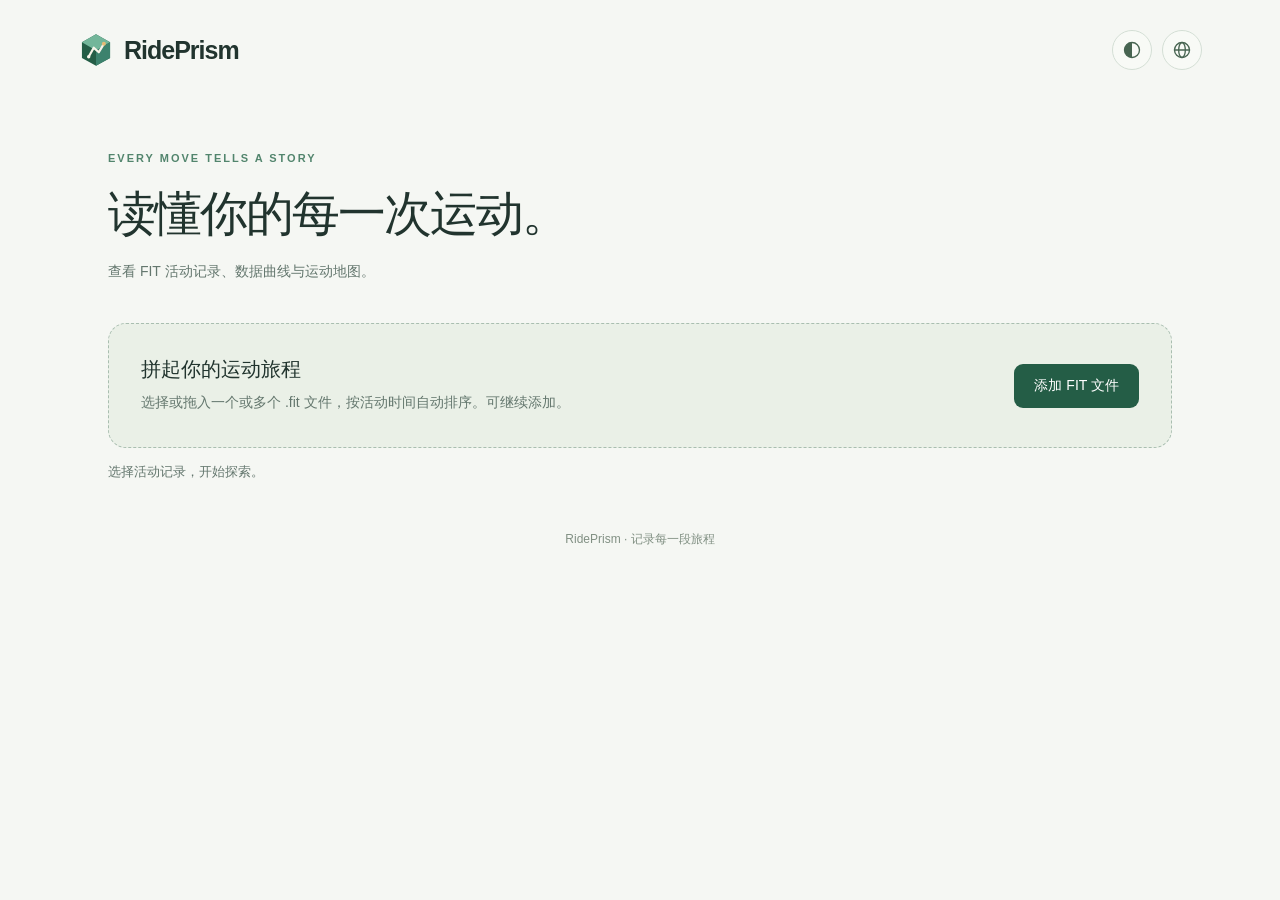
<file: index.html>
<!doctype html>
<html lang="zh-CN">
<head>
  <meta charset="utf-8"><meta name="viewport" content="width=device-width,initial-scale=1">
  <meta http-equiv="Content-Security-Policy" content="default-src 'none'; script-src 'self'; style-src 'self'; img-src 'self' data: blob: https://tile.openstreetmap.org; connect-src 'none'; frame-src 'self'; object-src 'none'; base-uri 'none'; form-action 'none'">
  <script src="appearance.js?v=20261014-product-copy"></script><title data-i18n="RidePrism · FIT 活动查看器">RidePrism · FIT 活动查看器</title><link rel="stylesheet" href="style.css?v=20261014-product-copy">
  <script src="i18n.js?v=20261014-product-copy" defer></script><script src="fit-parser.js?v=20261014-product-copy" defer></script><script src="route-map.js?v=20261014-product-copy" defer></script><script src="chart-timeline.js?v=20261014-product-copy" defer></script><script src="chart-hover.js?v=20261014-product-copy" defer></script><script src="fit-merge.js?v=20261014-product-copy" defer></script><script src="fit-writer.js?v=20261014-product-copy" defer></script><script src="device-info.js?v=20261014-product-copy" defer></script><script src="power-estimate.js?v=20261014-product-copy" defer></script><script src="fit-csv.js?v=20261014-product-copy" defer></script><script src="app.js?v=20261014-product-copy" defer></script>
<link rel="icon" href="logo.svg" type="image/svg+xml">
</head>
<body class="activity-page">
  <header><div class="brand"><img src="logo.svg" alt="" width="36" height="36">RidePrism</div><div class="header-actions"><label class="appearance-control header-icon-control"><svg class="control-icon" viewBox="0 0 24 24" width="20" height="20" fill="none" stroke="currentColor" stroke-width="1.6" stroke-linecap="round" stroke-linejoin="round" aria-hidden="true" focusable="false"><circle cx="12" cy="12" r="9"/><path d="M12 3a9 9 0 0 0 0 18Z" fill="currentColor" stroke="none"/></svg><span class="header-control-label" data-i18n="界面">界面</span><select id="appearance" aria-label="界面" data-i18n-aria-label="界面"><option value="system" data-i18n="跟随系统">跟随系统</option><option value="light" data-i18n="白天">白天</option><option value="dark" data-i18n="黑夜">黑夜</option></select></label><label class="language-control header-icon-control"><svg class="control-icon" viewBox="0 0 24 24" width="20" height="20" fill="none" stroke="currentColor" stroke-width="1.6" stroke-linecap="round" stroke-linejoin="round" aria-hidden="true" focusable="false"><circle cx="12" cy="12" r="9"/><ellipse cx="12" cy="12" rx="4" ry="9"/><path d="M3 12h18"/></svg><span class="header-control-label" data-i18n="语言">语言</span><select id="language" aria-label="语言" data-i18n-aria-label="语言"><option value="zh">中文</option><option value="en">English</option></select></label></div></header>
  <main>
    <section class="intro"><p class="eyebrow">EVERY MOVE TELLS A STORY</p><h1><span data-i18n="读懂你的每一次运动。">读懂你的每一次运动。</span></h1><p><span data-i18n="查看 FIT 活动记录、数据曲线与运动地图。">查看 FIT 活动记录、数据曲线与运动地图。</span></p></section>
    <section class="upload" id="dropZone"><div><strong><span data-i18n="拼起你的运动旅程">拼起你的运动旅程</span></strong><p><span data-i18n="选择或拖入一个或多个 .fit 文件，按活动时间自动排序。可继续添加。">选择或拖入一个或多个 .fit 文件，按活动时间自动排序。可继续添加。</span></p></div><label class="button"><span data-i18n="添加 FIT 文件">添加 FIT 文件</span><input id="fileInput" type="file" accept=".fit" multiple aria-label="添加一个或多个 FIT 文件" data-i18n-aria-label="添加一个或多个 FIT 文件"></label></section>
    <p id="status" role="status" aria-live="polite"><span data-i18n="选择活动记录，开始探索。">选择活动记录，开始探索。</span></p>
    <div id="results" hidden>
      <section class="result-heading"><div><p class="eyebrow" id="sport"></p><h2 id="filename"></h2><p id="date"></p></div><div class="actions"><button id="openShare"><span data-i18n="制作分享图 ↗">制作分享图 ↗</span></button><button id="exportFit" hidden><span data-i18n="导出合并 FIT">导出合并 FIT</span></button><button id="export"><span data-i18n="导出逐点 CSV">导出逐点 CSV</span></button><button id="exportAll"><span data-i18n="导出完整 CSV">导出完整 CSV</span></button><button id="clear" class="secondary"><span data-i18n="清除全部">清除全部</span></button></div></section>
      <section class="panel"><h2><span data-i18n="已加载文件">已加载文件</span></h2><div id="fileList" class="file-list"></div><p id="mergeNote" class="map-status" hidden><span data-i18n="合并 FIT 保留常用活动字段，不保留设备和自定义字段；完整 CSV 保留各文件的原始消息与字段。坐标修正与曲线开关不影响导出。">合并 FIT 保留常用活动字段，不保留设备和自定义字段；完整 CSV 保留各文件的原始消息与字段。坐标修正与曲线开关不影响导出。</span></p></section>
      <div id="warnings" class="warnings" hidden></div><section class="stats" id="stats"></section>

      <section class="panel"><div class="panel-heading"><div><h2><span data-i18n="活动曲线">活动曲线</span></h2><p><span data-i18n="按记录时间排列；缺失的数据保留空白。">按记录时间排列；缺失的数据保留空白。</span></p></div><select id="metric" aria-label="曲线指标" data-i18n-aria-label="曲线指标"><option value="heartRate" data-i18n="心率 · bpm">心率 · bpm</option><option value="speed" data-i18n="速度 · km/h">速度 · km/h</option><option value="altitude" data-i18n="海拔 · m">海拔 · m</option><option value="grade" data-i18n="坡度 · %">坡度 · %</option><option value="power" data-i18n="功率 · W">功率 · W</option><option value="cadence" data-i18n="步频 / 踏频 · rpm">步频 / 踏频 · rpm</option><option value="temperature" data-i18n="温度 · °C">温度 · °C</option></select></div><div id="chartSummary" class="chart-summary" hidden></div><div class="chart-options"><label><input id="skipPauses" type="checkbox"> <span data-i18n="略过暂停">略过暂停</span></label><label><input id="compressGaps" type="checkbox"> <span data-i18n="压缩长采样间隔">压缩长采样间隔</span></label></div><div id="gapControls" class="gap-controls" hidden><div class="gap-input-row"><label for="gapThreshold"><span data-i18n="超过">超过</span></label><input id="gapThreshold" type="number" min="0.1" max="86400" step="0.1" value="60" aria-describedby="gapEstimate"><span><span data-i18n="秒">秒</span></span><button id="estimateGaps" class="secondary"><span data-i18n="智能估计">智能估计</span></button></div><p id="gapEstimate" role="status"><span data-i18n="建议门槛为常规采样间隔的 3–10 倍，也可点击智能估计。">建议门槛为常规采样间隔的 3–10 倍，也可点击智能估计。</span></p><details><summary><span data-i18n="智能估计依据">智能估计依据</span></summary><p><span data-i18n="根据正常采样间隔估计门槛，目标覆盖 99% 的参考间隔。样本不足或采样不稳定时会提示；结果可手动调整。">根据正常采样间隔估计门槛，目标覆盖 99% 的参考间隔。样本不足或采样不稳定时会提示；结果可手动调整。</span></p></details></div><p id="timelineStatus" class="map-status" role="status"><span data-i18n="显示完整记录时间。">显示完整记录时间。</span></p><div id="chart" class="chart"></div><section id="climbAnalysis" class="climb-analysis" hidden aria-labelledby="climbTitle"><h3 id="climbTitle" data-i18n="爬坡分析">爬坡分析</h3><div id="climbList" class="table-scroll"></div></section><section id="heartZones" class="heart-zones" hidden aria-labelledby="heartZoneTitle"><h3 id="heartZoneTitle" data-i18n="心率区间分布">心率区间分布</h3><div class="heart-zone-settings"><label><span data-i18n="最大心率">最大心率</span> <input id="zoneMaxHeartRate" type="number" min="60" max="250" step="1"> bpm</label><span class="heart-zone-method" data-i18n="按 60%、70%、80%、90% 划分，或自定义分界值。">按 60%、70%、80%、90% 划分，或自定义分界值。</span><div class="heart-zone-boundaries"><label>Z1 / Z2 <input id="zoneBoundary1" type="number" min="1" max="254" step="1" aria-label="Z1 / Z2 bpm"> bpm</label><label>Z2 / Z3 <input id="zoneBoundary2" type="number" min="1" max="254" step="1" aria-label="Z2 / Z3 bpm"> bpm</label><label>Z3 / Z4 <input id="zoneBoundary3" type="number" min="1" max="254" step="1" aria-label="Z3 / Z4 bpm"> bpm</label><label>Z4 / Z5 <input id="zoneBoundary4" type="number" min="1" max="254" step="1" aria-label="Z4 / Z5 bpm"> bpm</label></div></div><div id="heartZoneBars"></div><p id="heartZoneStatus" class="map-status" role="status"></p></section></section>
      <section class="panel"><div class="panel-heading"><div><h2><span data-i18n="运动地图">运动地图</span></h2><p><span data-i18n="拖动平移，滚轮缩放。绿色为起点，橙色为终点。">拖动平移，滚轮缩放。绿色为起点，橙色为终点。</span></p></div><div class="actions"><select id="mapSource" aria-label="地图底图来源" data-i18n-aria-label="地图底图来源"><option value="grid" data-i18n="轨迹网格">轨迹网格</option><option value="online" data-i18n="在线街道地图">在线街道地图</option><option value="local" data-i18n="本地地图">本地地图</option></select><label class="button secondary"><span data-i18n="导入底图">导入底图</span><input id="tileInput" type="file" webkitdirectory multiple aria-label="选择 XYZ 地图瓦片文件夹" data-i18n-aria-label="选择 XYZ 地图瓦片文件夹"></label></div></div><div class="coordinate-controls"><label for="deviceCoordinates"><span data-i18n="坐标系">坐标系</span></label><select id="deviceCoordinates"><option value="wgs84" data-i18n="标准 GPS · WGS-84">标准 GPS · WGS-84</option><option value="gcj02" data-i18n="GCJ-02 修正">GCJ-02 修正</option></select><span id="coordinateHint"><span data-i18n="轨迹按原始 GPS 坐标显示。">轨迹按原始 GPS 坐标显示。</span></span></div><fieldset class="map-marker-options"><legend data-i18n="地图标记">地图标记</legend><div><label><input id="mapKilometers" type="checkbox"> <span data-i18n="每公里">每公里</span></label><label><input id="mapMaxSpeed" type="checkbox"> <span data-i18n="最快速度点">最快速度点</span></label><label><input id="mapMaxAltitude" type="checkbox"> <span data-i18n="最高海拔点">最高海拔点</span></label><label><input id="mapMinAltitude" type="checkbox"> <span data-i18n="最低海拔点">最低海拔点</span></label></div></fieldset><p id="mapStatus" class="map-status" role="status"><span data-i18n="在上方选择地图底图。">在上方选择地图底图。</span></p><div id="route" class="route"></div><div id="mapCredit" class="map-credit" hidden></div></section>
      <section class="panel"><h2><span data-i18n="圈段">圈段</span></h2><div class="table-scroll"><table><thead><tr><th><span data-i18n="圈段">圈段</span></th><th><span data-i18n="开始时间">开始时间</span></th><th><span data-i18n="距离">距离</span></th><th><span data-i18n="计时时长">计时时长</span></th><th><span data-i18n="平均速度">平均速度</span></th><th><span data-i18n="平均步频 / 踏频">平均步频 / 踏频</span></th><th><span data-i18n="平均心率">平均心率</span></th><th><span data-i18n="平均功率">平均功率</span></th><th><span data-i18n="消耗热量">消耗热量</span></th></tr></thead><tbody id="laps"></tbody></table></div></section>
      <details class="panel devices-panel"><summary><span data-i18n="设备与传感器">设备与传感器</span></summary><p><span data-i18n="电池信息来自活动记录；缺少型号时显示产品编号。">电池信息来自活动记录；缺少型号时显示产品编号。</span></p><div id="devices" class="device-grid"></div></details>
      <details class="panel"><summary><span data-i18n="数据说明">数据说明</span></summary><p><span data-i18n="统计优先采用 FIT 汇总，缺少时根据有效记录计算。时间按本机时区显示，坐标修正与曲线压缩仅影响显示。">统计优先采用 FIT 汇总，缺少时根据有效记录计算。时间按本机时区显示，坐标修正与曲线压缩仅影响显示。</span></p></details>
    </div>
    <footer><span data-i18n="RidePrism · 记录每一段旅程">RidePrism · 记录每一段旅程</span></footer>
  </main>
  <dialog class="power-dialog" id="powerEstimate" aria-labelledby="powerEstimateTitle" aria-describedby="powerEstimateIntro">
    <div class="power-dialog-heading"><h2 id="powerEstimateTitle" data-i18n="功率估计">功率估计</h2><button id="powerEstimateClose" class="dialog-close" type="button" aria-label="关闭" data-i18n-aria-label="关闭" autofocus>×</button></div>
    <p id="powerEstimateIntro" data-i18n="这份活动没有功率数据，因此我们提供平均功率的估计值。">这份活动没有功率数据，因此我们提供平均功率的估计值。</p>
    <p data-i18n="结合速度、海拔变化、体重和车辆参数，估计克服风阻、滚阻及爬坡、加速所需的功率，再按时间计算平均值。">结合速度、海拔变化、体重和车辆参数，估计克服风阻、滚阻及爬坡、加速所需的功率，再按时间计算平均值。</p>
    <p class="power-dialog-note" data-i18n="计算会排除可识别的计时暂停，跳过异常或缺失区间；车型采用预设的风阻与滚阻参数。">计算会排除可识别的计时暂停，跳过异常或缺失区间；车型采用预设的风阻与滚阻参数。</p>
    <div class="power-inputs"><label><span data-i18n="体重">体重</span><input id="riderMass" type="number" min="20" max="250" step="0.1" value="75"> kg</label><label><span data-i18n="车重（含装备）">车重（含装备）</span><input id="bikeMass" type="number" min="4" max="60" step="0.1" value="12"> kg</label><label><span data-i18n="车型 / 姿势">车型 / 姿势</span><select id="estimateBike"><option value="unknown" data-i18n="未选择车型">未选择车型</option><option value="road" data-i18n="公路车 · 握手变">公路车 · 握手变</option><option value="aero" data-i18n="公路车 · 低风阻姿势">公路车 · 低风阻姿势</option><option value="gravel">Gravel</option><option value="mtb" data-i18n="山地车">山地车</option><option value="city" data-i18n="通勤 / 城市车">通勤 / 城市车</option></select></label></div>
    <p class="power-dialog-note" data-i18n="按无风情况估计；风、跟骑和路面会影响结果，仅供参考。">按无风情况估计；风、跟骑和路面会影响结果，仅供参考。</p>
    <p id="powerEstimateCadence" class="power-dialog-note" hidden></p>
    <p id="powerEstimateStatus" class="power-dialog-note" role="status" aria-live="polite"></p>
  </dialog>
</body></html>
</file>
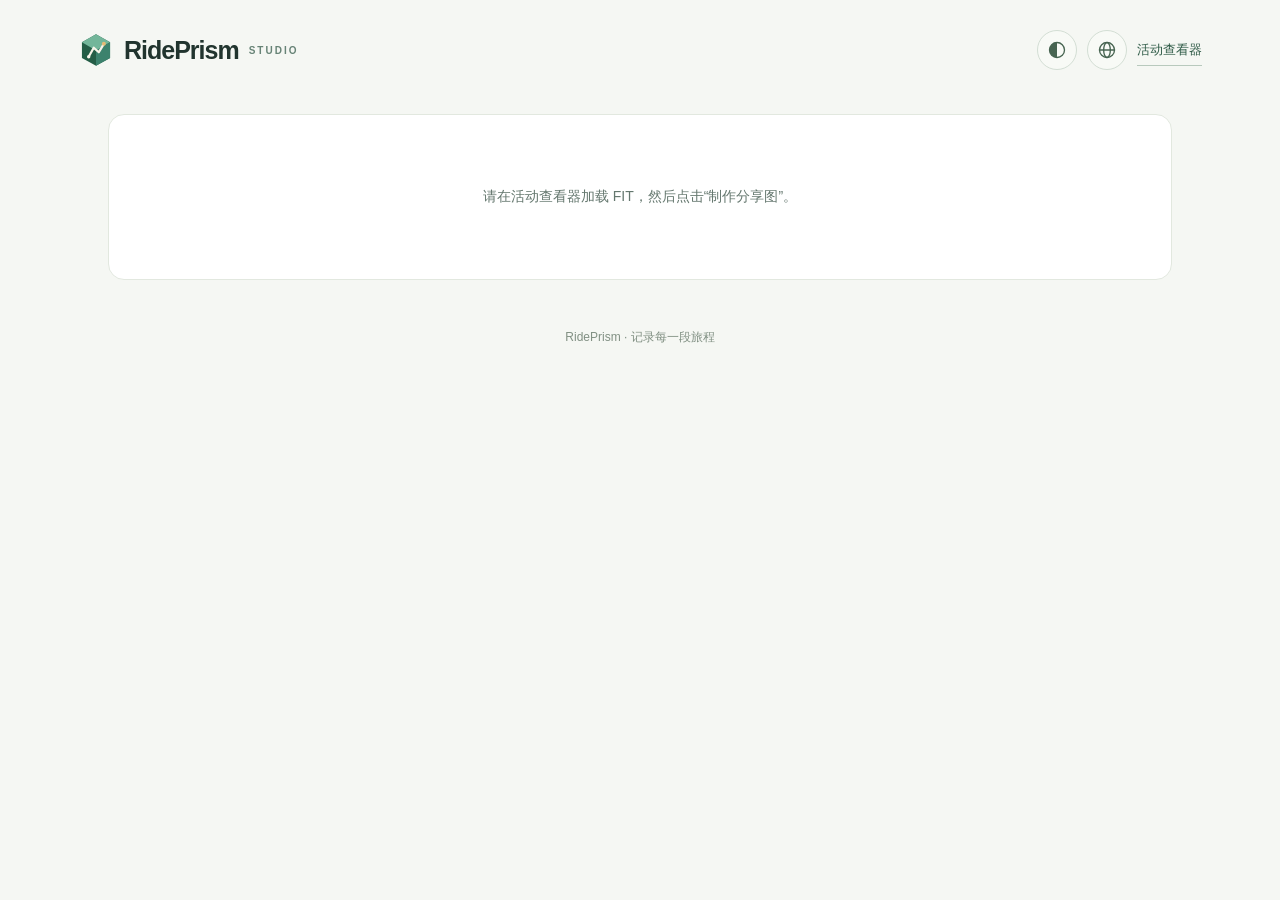
<file: share.html>
<!doctype html>
<html lang="zh-CN"><head>
<meta charset="utf-8"><meta name="viewport" content="width=device-width,initial-scale=1">
<meta http-equiv="Content-Security-Policy" content="default-src 'none'; script-src 'self'; style-src 'self'; img-src 'self' data: blob: https://tile.openstreetmap.org; connect-src 'none'; object-src 'none'; base-uri 'none'; form-action 'none'">
<script src="appearance.js?v=20261014-product-copy"></script><title data-i18n="制作分享图 · RidePrism">制作分享图 · RidePrism</title><link rel="stylesheet" href="style.css?v=20261014-product-copy">
<script src="i18n.js?v=20261014-product-copy" defer></script><script src="share-background.js?v=20261014-product-copy" defer></script><script src="share-card.js?v=20261014-product-copy" defer></script><script src="share-page.js?v=20261014-product-copy" defer></script>
<link rel="icon" href="logo.svg" type="image/svg+xml">
</head><body><header><div class="brand"><img src="logo.svg" alt="" width="36" height="36">RidePrism <span>STUDIO</span></div><div class="header-actions"><label class="appearance-control header-icon-control"><svg class="control-icon" viewBox="0 0 24 24" width="20" height="20" fill="none" stroke="currentColor" stroke-width="1.6" stroke-linecap="round" stroke-linejoin="round" aria-hidden="true" focusable="false"><circle cx="12" cy="12" r="9"/><path d="M12 3a9 9 0 0 0 0 18Z" fill="currentColor" stroke="none"/></svg><span class="header-control-label" data-i18n="界面">界面</span><select id="appearance" aria-label="界面" data-i18n-aria-label="界面"><option value="system" data-i18n="跟随系统">跟随系统</option><option value="light" data-i18n="白天">白天</option><option value="dark" data-i18n="黑夜">黑夜</option></select></label><label class="language-control header-icon-control"><svg class="control-icon" viewBox="0 0 24 24" width="20" height="20" fill="none" stroke="currentColor" stroke-width="1.6" stroke-linecap="round" stroke-linejoin="round" aria-hidden="true" focusable="false"><circle cx="12" cy="12" r="9"/><ellipse cx="12" cy="12" rx="4" ry="9"/><path d="M3 12h18"/></svg><span class="header-control-label" data-i18n="语言">语言</span><select id="language" aria-label="语言" data-i18n-aria-label="语言"><option value="zh">中文</option><option value="en">English</option></select></label><a href="index.html" class="studio-back"><span data-i18n="活动查看器">活动查看器</span></a></div></header><main class="studio-main">
<p id="shareEmpty" class="studio-empty" role="status"><span data-i18n="请在活动查看器加载 FIT，然后点击“制作分享图”。">请在活动查看器加载 FIT，然后点击“制作分享图”。</span></p>
<section id="shareStudio" class="panel share-panel" hidden><a id="returnActivity" href="index.html" class="share-return"><span aria-hidden="true">←</span> <span data-i18n="返回活动">返回活动</span></a><div class="panel-heading"><div><h2><span data-i18n="把这一程，留成一张图。">把这一程，留成一张图。</span></h2><p><span data-i18n="调整路线、配色与数据，制作你的分享图。">调整路线、配色与数据，制作你的分享图。</span></p></div><button id="exportShare" disabled><span data-i18n="保存高清 PNG">保存高清 PNG</span></button></div><div class="share-studio"><div class="share-controls"><label><span data-i18n="配色">配色</span><select id="shareTheme"><option value="ink" data-i18n="墨色 · 暗夜与荧光">墨色 · 暗夜与荧光</option><option value="paper" data-i18n="奶油 · 暖纸与赤陶">奶油 · 暖纸与赤陶</option><option value="mist" data-i18n="松绿 · 清新与自然">松绿 · 清新与自然</option></select></label><label><span data-i18n="画幅">画幅</span><select id="shareSize"><option value="portrait" data-i18n="竖版 · 1080 × 1350">竖版 · 1080 × 1350</option><option value="square" data-i18n="方形 · 1080 × 1080">方形 · 1080 × 1080</option><option value="story" data-i18n="长图 · 1080 × 1920">长图 · 1080 × 1920</option></select></label><label><span data-i18n="路线形态">路线形态</span><select id="shareRouteStyle"><option value="2d" data-i18n="平面路线">平面路线</option><option value="3d" data-i18n="三维海拔路线">三维海拔路线</option></select></label><div id="share3dControls" class="share-3d-controls" hidden><div class="share-3d-field"><label for="shareYaw" data-i18n="旋转">旋转</label><span class="share-value"><input id="shareYawValue" type="number" min="-180" max="180" step="1" value="-30" aria-label="旋转" data-i18n-aria-label="旋转"><span>°</span></span><input id="shareYaw" type="range" min="-180" max="180" step="1" value="-30"></div><div class="share-3d-field"><label for="sharePitch" data-i18n="俯视角">俯视角</label><span class="share-value"><input id="sharePitchValue" type="number" min="15" max="75" step="1" value="40" aria-label="俯视角" data-i18n-aria-label="俯视角"><span>°</span></span><input id="sharePitch" type="range" min="15" max="75" step="1" value="40"></div><div class="share-3d-field"><label for="shareRelief" data-i18n="起伏强度">起伏强度</label><span class="share-value"><input id="shareReliefValue" type="number" min="1" max="30" step="1" value="8" aria-label="起伏强度" data-i18n-aria-label="起伏强度"><span>×</span></span><input id="shareRelief" type="range" min="1" max="30" step="1" value="8"></div><p><span data-i18n="1× 为近似等比例，增强起伏更易看清海拔变化。缺少海拔的点保留断段。">1× 为近似等比例，增强起伏更易看清海拔变化。缺少海拔的点保留断段。</span></p></div><label><span data-i18n="背景">背景</span><select id="shareBackground"><option value="theme" data-i18n="主题背景">主题背景</option><option value="photo" data-i18n="自定义图片">自定义图片</option><option value="online" data-i18n="在线地图">在线地图</option></select></label><div id="photoBackgroundControls" class="background-controls" hidden><label class="button secondary"><span data-i18n="选择背景图片">选择背景图片</span><input id="backgroundInput" type="file" accept="image/png,image/jpeg,image/webp,image/avif" aria-label="选择背景图片" data-i18n-aria-label="选择背景图片"></label><button id="clearBackground" class="secondary"><span data-i18n="移除背景图片">移除背景图片</span></button><label><span data-i18n="背景遮罩强度">背景遮罩强度</span><input id="backgroundShade" type="range" min="0" max="95" value="70"></label></div><div id="onlineBackgroundControls" class="background-controls" hidden><button id="reloadMapBackground" class="secondary"><span data-i18n="重新加载地图">重新加载地图</span></button><p><span data-i18n="仅加载当前预览区域，在线地图需要网络连接。">仅加载当前预览区域，在线地图需要网络连接。</span></p></div><p id="backgroundStatus" class="map-status" role="status"></p><label><span data-i18n="标题">标题</span><input id="shareTitle" type="text" value="一路向前" maxlength="80"></label><label><span data-i18n="副标题">副标题</span><input id="shareSubtitle" type="text" placeholder="写下这一程的心情" data-i18n-placeholder="写下这一程的心情" maxlength="100"></label><label><span data-i18n="署名">署名</span><input id="shareSignature" type="text" placeholder="你的名字或一句话" data-i18n-placeholder="你的名字或一句话" maxlength="60"></label><div class="share-toggles"><label><input id="shareRoute" type="checkbox" checked> <span data-i18n="展示路线">展示路线</span></label><label><input id="shareDate" type="checkbox" checked> <span data-i18n="展示日期">展示日期</span></label></div><div class="share-toggles"><label><input id="shareManufacturer" type="checkbox" aria-describedby="shareManufacturerHint"> <span data-i18n="显示码表厂商">显示码表厂商</span></label></div><p id="shareManufacturerHint" class="map-status"><span data-i18n="加载活动后识别记录设备厂商。">加载活动后识别记录设备厂商。</span></p><fieldset id="shareMetrics"><legend><span data-i18n="展示指标（最多 4 项）">展示指标（最多 4 项）</span></legend><label><input type="checkbox" value="time" checked> <span data-i18n="运动时间">运动时间</span></label><label><input type="checkbox" value="elapsed"> <span data-i18n="经过时长">经过时长</span></label><label><input type="checkbox" value="speed" checked> <span data-i18n="平均速度">平均速度</span></label><label><input type="checkbox" value="maxSpeed"> <span data-i18n="最快速度">最快速度</span></label><label><input type="checkbox" value="ascent" checked> <span data-i18n="累计爬升">累计爬升</span></label><label><input type="checkbox" value="descent"> <span data-i18n="累计下降">累计下降</span></label><label><input type="checkbox" value="maxAltitude"> <span data-i18n="最高海拔">最高海拔</span></label><label><input type="checkbox" value="minAltitude"> <span data-i18n="最低海拔">最低海拔</span></label><label><input type="checkbox" value="calories"> <span data-i18n="消耗热量">消耗热量</span></label><label><input type="checkbox" value="heartRate"> <span data-i18n="平均心率">平均心率</span></label><label><input type="checkbox" value="maxHeartRate"> <span data-i18n="最高心率">最高心率</span></label><label><input type="checkbox" value="cadence"> <span data-i18n="平均步频 / 踏频">平均步频 / 踏频</span></label><label><input type="checkbox" value="maxCadence"> <span data-i18n="最高步频 / 踏频">最高步频 / 踏频</span></label><label><input type="checkbox" value="power" checked> <span data-i18n="平均功率">平均功率</span></label><label><input type="checkbox" value="maxPower"> <span data-i18n="最高功率">最高功率</span></label><label><input type="checkbox" value="temperature"> <span data-i18n="平均温度">平均温度</span></label></fieldset><p id="shareStatus" class="map-status" role="status"><span data-i18n="预览随设置更新，图片使用当前加载的活动数据。">预览随设置更新，图片使用当前加载的活动数据。</span></p></div><div class="share-preview"><canvas id="shareCanvas" width="1080" height="1350" role="img" aria-label="运动分享图预览" data-i18n-aria-label="运动分享图预览"></canvas></div></div></section>
<footer><span data-i18n="RidePrism · 记录每一段旅程">RidePrism · 记录每一段旅程</span></footer></main><div id="inputToast" class="input-toast" role="status" aria-live="polite" aria-atomic="true" hidden></div></body></html>
</file>
<file: style.css>
:root{font-family:Segoe UI,Microsoft YaHei,sans-serif;color:#21342e;background:#f5f7f3;font-synthesis:none}*{box-sizing:border-box}body{margin:0}header{max-width:1180px;margin:auto;padding:30px 28px;display:flex;justify-content:space-between;align-items:center}.brand{font-size:24px;font-weight:800;letter-spacing:-1px}.brand span{font-size:11px;letter-spacing:2px;margin-left:8px;color:#678376}main{max-width:1120px;margin:0 auto;padding:20px 28px}.intro{padding:18px 0 26px}.eyebrow{font-size:11px;font-weight:700;letter-spacing:2px;color:#52856d}h1{font-size:clamp(30px,5vw,48px);letter-spacing:-2px;margin:14px 0}p{color:#64776e;line-height:1.7;font-size:14px}h2{font-size:20px;margin:0 0 8px}.upload{border:1.5px dashed #a9beb0;border-radius:18px;background:#eaf0e7;padding:32px;display:flex;align-items:center;justify-content:space-between;gap:20px}.upload.drag{background:#d8e8d9;border-color:#267254}.upload strong{font-size:20px}.upload p{margin:8px 0 0}.button,button{font:inherit;font-size:14px;background:#245d46;color:white;border:0;border-radius:9px;padding:13px 20px;cursor:pointer;display:inline-block;white-space:nowrap}.button input{position:absolute;width:1px;height:1px;opacity:0}.button:focus-within,button:focus-visible,select:focus-visible{outline:3px solid #b48a3f;outline-offset:3px}button:disabled{opacity:.45;cursor:default}.secondary{background:#e9eee8;color:#305c48}#status{font-size:13px;min-height:22px}#status.error{color:#a43d31}.result-heading{display:flex;justify-content:space-between;align-items:center;margin:40px 0 24px;gap:16px}.result-heading h2{overflow-wrap:anywhere}.actions{display:flex;gap:8px}.stats{display:grid;grid-template-columns:repeat(3,1fr);gap:14px;margin:20px 0}.stat{background:white;border:1px solid #e2e8df;border-radius:14px;padding:23px}.stat span{font-size:13px;color:#6a7d70}.stat strong{display:block;font-size:30px;margin-top:12px;letter-spacing:-1px}.stat small{font-size:13px;font-weight:400;margin-left:5px;color:#778879}.panel{background:white;border:1px solid #e2e8df;border-radius:16px;padding:26px;margin:18px 0}.panel-heading{display:flex;align-items:center;justify-content:space-between;gap:16px}.panel-heading p{margin:0 0 20px;font-size:12px}select{border:1px solid #d3ded4;border-radius:8px;padding:10px;background:#f8faf6;color:#305c48;font:inherit;font-size:13px}.chart svg,.route svg{display:block;width:100%;height:auto}.chart,.route{min-height:180px}.empty{text-align:center;padding:70px 10px;color:#809083}.route{background:#f6f8f3;border-radius:12px}.warnings{padding:14px 18px;background:#fff2d6;color:#795d23;border-radius:10px;font-size:13px;line-height:1.8}.table-scroll{overflow:auto}table{border-collapse:collapse;width:100%;font-size:13px;white-space:nowrap;text-align:left}th{color:#728476;font-weight:500}th,td{padding:15px 14px;border-bottom:1px solid #e9eee6}summary{cursor:pointer;font-size:14px;font-weight:600}footer{text-align:center;color:#819083;font-size:12px;padding:35px 0}svg text{font-family:Segoe UI,Microsoft YaHei,sans-serif;font-size:12px;fill:#788b7d}@media(max-width:700px){header{padding:20px}main{padding:10px 18px}.upload,.result-heading,.panel-heading{align-items:flex-start;flex-direction:column}.upload{padding:24px}.stats{grid-template-columns:repeat(2,1fr)}.stat{padding:18px}.stat strong{font-size:24px}.panel{padding:18px}.actions{flex-wrap:wrap}}
:root .route{position:relative;height:420px;overflow:hidden}.route .map-svg{height:100%;width:100%;cursor:grab;touch-action:none;user-select:none}.route .map-svg.panning{cursor:grabbing}.map-controls{position:absolute;right:16px;top:48px;display:flex;flex-direction:column;gap:4px}.map-controls button{padding:0;width:36px;height:36px;background:white;color:#305c48;border:1px solid #d8e2d4;box-shadow:0 2px 8px #21342e12;font-size:21px}.map-status{font-size:12px;margin:0 0 14px}.map-credit{text-align:right;font-size:10px;color:#899487;margin-top:8px}@media(max-width:700px){:root .route{height:340px}}
.coordinate-controls{display:flex;align-items:center;flex-wrap:wrap;gap:10px;margin-bottom:14px}.coordinate-controls label{font-size:13px;color:#476451}.coordinate-controls span{font-size:12px;color:#758475}
.chart-options{display:flex;flex-wrap:wrap;gap:20px;margin-bottom:12px;font-size:13px;color:#476451}.chart-options label{display:flex;align-items:center;gap:6px;cursor:pointer}.chart-options input{accent-color:#245d46;width:16px;height:16px}

.chart>svg{cursor:crosshair}.chart>svg:focus-visible{outline:2px solid #a7c1ae;outline-offset:4px;border-radius:8px}.hover-guide{stroke:#739783;stroke-width:1;stroke-dasharray:4 4}.hover-point{fill:#245d46;stroke:white;stroke-width:2}.hover-axis-box{fill:#245d46}.chart .hover-axis-text{fill:white;font-size:12px}.hover-tooltip-box{fill:#fff;stroke:#cbdacf;stroke-width:1}.chart .hover-tooltip-title{fill:#245d46;font-size:14px;font-weight:600}.chart .hover-tooltip-text{fill:#64776e;font-size:12px}
.chart-hover-hint{font-size:12px;color:#829286;margin:6px 0 0}
.file-row{display:flex;justify-content:space-between;align-items:center;gap:16px;padding:14px 0;border-bottom:1px solid #e9eee6}.file-row:last-child{border:0}.file-row strong{font-size:14px;overflow-wrap:anywhere}.file-row p{font-size:12px;margin:5px 0 0}.result-heading .actions{flex-wrap:wrap}.file-list{margin-bottom:12px}
.brand{display:flex;align-items:center;gap:10px;font-size:25px;letter-spacing:-1px;white-space:nowrap}.brand img{display:block;flex:none}.brand span{margin-left:0;font-size:10px}@media(max-width:700px){.brand{font-size:23px}.brand img{width:32px;height:32px}}
/* A single entrance sequence; the page remains usable throughout. */
@keyframes ride-enter{from{opacity:0;transform:translateY(14px)}to{opacity:1;transform:translateY(0)}}
@keyframes prism-enter{from{opacity:0;transform:translateY(4px) scale(.86) rotate(-7deg)}to{opacity:1;transform:translateY(0) scale(1) rotate(0)}}
@keyframes ride-light{0%{opacity:0;background-position:100% 0}25%{opacity:.7}100%{opacity:0;background-position:0 0}}
@media(prefers-reduced-motion:no-preference){
  .activity-page header .brand{animation:ride-enter .65s cubic-bezier(.22,1,.36,1) both}
  .activity-page header .brand img{animation:prism-enter .85s cubic-bezier(.22,1,.36,1) both}
  .activity-page .header-actions{animation:ride-enter .65s .08s cubic-bezier(.22,1,.36,1) both}
  .activity-page .intro>.eyebrow{animation:ride-enter .7s .12s cubic-bezier(.22,1,.36,1) both}
  .activity-page .intro>h1{animation:ride-enter .8s .2s cubic-bezier(.22,1,.36,1) both}
  .activity-page .intro>p:last-child{animation:ride-enter .75s .28s cubic-bezier(.22,1,.36,1) both}
  .activity-page .upload{position:relative;animation:ride-enter .8s .38s cubic-bezier(.22,1,.36,1) both}
  .activity-page .upload::after{content:"";position:absolute;inset:0;border-radius:inherit;pointer-events:none;background:linear-gradient(110deg,transparent 35%,#ffffff50 48%,transparent 61%);background-size:240% 100%;opacity:0;animation:ride-light 1.15s .5s ease-out both}
  html[data-theme=dark] .activity-page .upload::after{background-image:linear-gradient(110deg,transparent 35%,#a6d8b817 48%,transparent 61%)}
  .activity-page #status{animation:ride-enter .7s .46s cubic-bezier(.22,1,.36,1) both}
}
.share-return{display:inline-flex;align-items:center;gap:7px;margin:0 0 22px;padding:5px 0;color:#64776e;font-size:13px;text-decoration:none}.share-return:hover{color:#245d46}.share-return:focus-visible{outline:2px solid #a7c1ae;outline-offset:5px;border-radius:3px}html[data-theme=dark] .share-return{color:var(--night-muted)}html[data-theme=dark] .share-return:hover{color:var(--night-accent)}
body.share-open{overflow:hidden}.share-frame{position:fixed;inset:0;z-index:100;width:100%;height:100%;border:0;background:#f5f7f3}html[data-theme=dark] .share-frame{background:var(--night-bg)}
.share-3d-field{display:grid;grid-template-columns:1fr auto;align-items:center;gap:8px}.share-value{display:flex;align-items:center;gap:5px;font-size:12px;color:#526e5c}.share-3d-controls .share-value input{grid-column:auto;width:72px;min-width:0;padding:6px 5px;border:1px solid #d3ded4;border-radius:6px;background:#f8faf6;color:#305c48;font:inherit;text-align:right;font-variant-numeric:tabular-nums}html[data-theme=dark] .share-value{color:var(--night-muted)}html[data-theme=dark] .share-3d-controls .share-value input{background:var(--night-panel);color:var(--night-text);border-color:var(--night-border)}
.input-toast{position:fixed;bottom:28px;left:50%;transform:translateX(-50%);z-index:200;max-width:calc(100% - 36px);width:max-content;padding:12px 18px;border:1px solid #d3ded4;border-radius:10px;background:#fff;color:#305c48;box-shadow:0 8px 28px #21342e20;font-size:13px;line-height:1.5;pointer-events:none}html[data-theme=dark] .input-toast{background:var(--night-panel);color:var(--night-text);border-color:var(--night-border)}
.chart-summary{display:flex;flex-wrap:wrap;gap:12px 28px;margin:0 0 18px;padding:12px 0;border-top:1px solid #e9eee6;border-bottom:1px solid #e9eee6}.chart-summary>div{display:flex;align-items:baseline;gap:9px}.chart-summary span{font-size:12px;color:#64776e}.chart-summary strong{font-size:16px;color:#305c48;font-weight:600;font-variant-numeric:tabular-nums}html[data-theme=dark] .chart-summary{border-color:var(--night-border)}html[data-theme=dark] .chart-summary span{color:var(--night-muted)}html[data-theme=dark] .chart-summary strong{color:var(--night-text)}@media(max-width:700px){.chart-summary{display:grid;grid-template-columns:1fr 1fr;gap:12px}.chart-summary>div{flex-direction:column;gap:4px}}
.map-svg g.map-speed-legend text{fill:#476451;font-size:11px;stroke:none}.map-speed-legend{pointer-events:none}html[data-theme=dark] .map-speed-legend .map-legend-box{fill:var(--night-panel)}html[data-theme=dark] .map-svg[data-map-source] g.map-speed-legend text{fill:var(--night-text);stroke:none}
[hidden]{display:none!important}
.share-studio{display:grid;grid-template-columns:300px 1fr;gap:28px}.share-controls{display:flex;flex-direction:column;gap:16px}.share-controls>label{display:flex;flex-direction:column;gap:7px;font-size:13px;color:#526e5c}.share-controls input[type=text]{width:100%;padding:11px;border:1px solid #d3ded4;border-radius:8px;background:#f8faf6;font:inherit;color:#305c48}.share-controls input:focus-visible{outline:2px solid #a7c1ae;outline-offset:2px}.share-toggles{display:flex;gap:18px}.share-controls fieldset{border:1px solid #dce5da;border-radius:9px;padding:14px;display:grid;grid-template-columns:1fr 1fr;gap:12px}.share-controls legend{font-size:12px;color:#6b8070}.share-controls fieldset label,.share-toggles label{font-size:12px;cursor:pointer;display:flex;align-items:center;gap:5px}.share-controls input[type=checkbox]{accent-color:#245d46}.share-preview{background:#e8ede5;border-radius:12px;padding:24px;display:flex;justify-content:center;align-items:flex-start}.share-preview canvas{display:block;width:100%;max-width:410px;height:auto;box-shadow:0 12px 35px #25382b26;border-radius:2px}@media(max-width:800px){.share-studio{grid-template-columns:1fr}.share-preview{padding:18px}}

.studio-back{color:#305c48;font-size:13px;text-decoration:none;border-bottom:1px solid #b8c9bd;padding:6px 0}.studio-main{padding-top:0}.studio-empty{text-align:center;padding:70px 20px;background:white;border:1px solid #e2e8df;border-radius:16px}.result-heading .actions{flex-wrap:wrap;justify-content:flex-end}

.share-3d-controls{border:1px solid #dce5da;border-radius:9px;padding:14px;display:grid;gap:14px}.share-3d-controls label{font-size:12px;color:#526e5c;display:grid;grid-template-columns:1fr auto;gap:8px}.share-3d-controls input{grid-column:1 / -1;width:100%;accent-color:#245d46}.share-3d-controls p{font-size:11px;margin:0}
.gap-controls{background:#f8faf6;border:1px solid #e2e8df;border-radius:10px;padding:14px 16px;margin:12px 0}.gap-input-row{display:flex;align-items:center;gap:10px;flex-wrap:wrap;font-size:13px;color:#526e5c}.gap-input-row input{width:110px;padding:10px;border:1px solid #d3ded4;border-radius:8px;font:inherit;background:white;color:#305c48}.gap-input-row input:focus-visible{outline:2px solid #a7c1ae;outline-offset:2px}.gap-controls p{font-size:12px;margin:10px 0 0}.gap-controls summary{font-size:12px;color:#6b8070;margin-top:12px}
.device-grid{display:grid;grid-template-columns:repeat(auto-fit,minmax(min(100%,280px),1fr));gap:16px}.device-card{border:1px solid #e2e8df;border-radius:12px;padding:20px;min-width:0;background:#fafbf8}.device-card h3{font-size:19px;margin:8px 0 14px;overflow-wrap:anywhere}.device-card .eyebrow{margin:0;font-size:11px;letter-spacing:1px}.device-card dl{display:grid;grid-template-columns:90px 1fr;gap:10px;margin:14px 0;font-size:13px}.device-card dt{color:#778879}.device-card dd{margin:0;color:#305c48;overflow-wrap:anywhere}.device-card details{border-top:1px solid #e2e8df;padding-top:12px}.device-card details p,.device-source{font-size:12px;overflow-wrap:anywhere}.device-card summary{font-size:12px;color:#6b8070}.device-grid>.empty{grid-column:1 / -1;margin:0;padding:30px}
.header-actions{display:flex;align-items:center;gap:22px}.language-control{display:flex;align-items:center;gap:9px;font-size:12px;color:#678376}.language-control select{font-size:12px;padding:8px 10px}.share-toggles{flex-wrap:wrap}.share-controls fieldset label{min-width:0;line-height:1.5}html[lang=en] .share-controls fieldset{grid-template-columns:1fr}html[lang=en] .intro h1{letter-spacing:-1.5px}html[lang=en] .stat strong{font-size:28px}@media(max-width:700px){header{gap:14px;flex-wrap:wrap}.header-actions{gap:14px}.language-control span{display:none}.actions{justify-content:flex-start}.panel-heading select{max-width:100%}}
.background-controls{display:flex;flex-direction:column;gap:10px;padding:12px;border:1px solid #dce5da;border-radius:9px}.background-controls>label:not(.button){display:flex;flex-direction:column;gap:9px;font-size:12px;color:#526e5c}.background-controls input[type=range]{width:100%;accent-color:#245d46}.background-controls p{font-size:11px;margin:0}.share-controls>.map-status{font-size:11px;margin:0;line-height:1.65}
.appearance-control{display:flex;align-items:center;gap:9px;font-size:12px;color:#678376}.appearance-control select{font-size:12px;padding:8px 10px}.header-actions{flex-wrap:wrap}:root{color-scheme:light}html[data-theme=dark]{color-scheme:dark;--night-bg:#101916;--night-panel:#18251f;--night-soft:#1d2e25;--night-border:#344b3d;--night-text:#e7eee7;--night-muted:#a9bcad;--night-accent:#9acdb0;background:var(--night-bg);color:var(--night-text)}html[data-theme=dark] p,html[data-theme=dark] footer,html[data-theme=dark] th,html[data-theme=dark] .empty,html[data-theme=dark] .stat span,html[data-theme=dark] .stat small,html[data-theme=dark] .chart-hover-hint,html[data-theme=dark] .device-card dt,html[data-theme=dark] .device-card summary,html[data-theme=dark] .share-controls legend,html[data-theme=dark] .gap-controls summary,html[data-theme=dark] .coordinate-controls span{color:var(--night-muted)}html[data-theme=dark] .brand span,html[data-theme=dark] .eyebrow,html[data-theme=dark] .language-control,html[data-theme=dark] .appearance-control{color:var(--night-accent)}html[data-theme=dark] .panel,html[data-theme=dark] .stat,html[data-theme=dark] .studio-empty{background:var(--night-panel);border-color:var(--night-border)}html[data-theme=dark] .upload{background:var(--night-soft);border-color:#52705d}html[data-theme=dark] .upload.drag{background:#2c4637;border-color:#91c7a4}html[data-theme=dark] button,html[data-theme=dark] .button{background:#427e60;color:#f6fff8}html[data-theme=dark] .secondary,html[data-theme=dark] .map-controls button{background:#2b4335;color:#d1e6d7;border-color:var(--night-border)}html[data-theme=dark] select,html[data-theme=dark] .share-controls input[type=text],html[data-theme=dark] .gap-input-row input{background:var(--night-soft);color:var(--night-text);border-color:var(--night-border)}html[data-theme=dark] .device-card,html[data-theme=dark] .gap-controls,html[data-theme=dark] .share-3d-controls,html[data-theme=dark] .background-controls,html[data-theme=dark] .share-controls fieldset{background:var(--night-soft);border-color:var(--night-border)}html[data-theme=dark] .device-card dd,html[data-theme=dark] .share-controls>label,html[data-theme=dark] .share-3d-controls label,html[data-theme=dark] .background-controls>label:not(.button),html[data-theme=dark] .gap-input-row,html[data-theme=dark] .chart-options,html[data-theme=dark] .coordinate-controls label{color:var(--night-text)}html[data-theme=dark] .share-preview{background:#0b1310}html[data-theme=dark] .route{background:var(--night-soft)}html[data-theme=dark] .warnings{background:#463820;color:#f2d5a0}html[data-theme=dark] #status.error{color:#ffb4a6}html[data-theme=dark] th,html[data-theme=dark] td,html[data-theme=dark] .file-row,html[data-theme=dark] .device-card details{border-color:var(--night-border)}html[data-theme=dark] .studio-back,html[data-theme=dark] a{color:var(--night-accent);border-color:#52705d}html[data-theme=dark] input[type=checkbox],html[data-theme=dark] input[type=range]{accent-color:#9acdb0}html[data-theme=dark] svg text{fill:var(--night-muted)}html[data-theme=dark] .chart>svg>line,html[data-theme=dark] .map-svg[data-map-source=grid]>line{stroke:var(--night-border)}html[data-theme=dark] .chart>svg>path{stroke:#9acdb0}html[data-theme=dark] .chart>svg>circle{fill:#9acdb0}html[data-theme=dark] .hover-guide{stroke:#a8c9b2}html[data-theme=dark] .hover-tooltip-box{fill:#20352a;stroke:#52705d}html[data-theme=dark] .chart .hover-tooltip-title{fill:#d0eed8}html[data-theme=dark] .chart .hover-tooltip-text{fill:#c0d1c4}html[data-theme=dark] .hover-axis-box,html[data-theme=dark] .hover-point{fill:#b7dfc5}html[data-theme=dark] .chart .hover-axis-text{fill:#14251b}html[data-theme=dark] .map-svg[data-map-source=grid] .map-route-halo{stroke:var(--night-soft)}html[data-theme=dark] .map-svg[data-map-source=grid] .map-scale{stroke:#bfd8c6}html[data-theme=dark] .map-svg[data-map-source=online] text{fill:#254936;paint-order:stroke;stroke:#fff;stroke-width:2px}@media(max-width:700px){.appearance-control span{display:none}.header-actions{gap:12px}}

.stat-label-info{display:flex;align-items:center;gap:8px}.stat-info{display:inline-flex;align-items:center;justify-content:center;width:18px;height:18px;flex:none;padding:0;border:1px solid currentColor;border-radius:50%;background:transparent;color:inherit;font-family:Georgia,serif;font-size:12px;font-style:italic;font-weight:600;line-height:1;opacity:.75;cursor:pointer}.stat-info:hover{opacity:1;background:#edf3ec}.stat-info:focus-visible{outline:2px solid #30765a;outline-offset:3px}
.power-dialog{box-sizing:border-box;width:min(520px,calc(100vw - 32px));max-height:calc(100dvh - 40px);padding:28px;border:1px solid #d8e2d7;border-radius:18px;background:#fafcf7;color:#254936;box-shadow:0 24px 80px #14291e30}.power-dialog::backdrop{background:#10201966;backdrop-filter:blur(4px)}.power-dialog-heading{display:flex;align-items:center;justify-content:space-between;gap:16px;margin-bottom:18px}.power-dialog-heading h2{margin:0;font-size:23px}.dialog-close{display:flex;align-items:center;justify-content:center;flex:none;width:32px;height:32px;padding:0;border:0;border-radius:50%;background:transparent;color:inherit;font-size:25px;font-weight:400;cursor:pointer}.dialog-close:hover{background:#e7eee4}.power-dialog p{font-size:13px;line-height:1.8;margin:10px 0}.power-inputs{display:grid;grid-template-columns:1fr 1fr;gap:18px;margin:24px 0;padding:22px 0;border-top:1px solid #d8e2d7;border-bottom:1px solid #d8e2d7}.power-inputs label{display:flex;flex-wrap:wrap;align-items:center;gap:8px;font-size:13px}.power-inputs label>span{flex-basis:100%;font-size:12px}.power-inputs label:has(select){grid-column:1/-1;grid-row:2}.power-inputs input{width:100px;padding:9px;border:1px solid #cbd7cd;border-radius:7px;background:transparent;color:inherit}.power-inputs select{width:100%;padding:9px}.power-dialog .power-dialog-note{font-size:12px;color:#6b8072}.power-dialog:not([open]){display:none}html[data-theme=dark] .power-dialog{background:var(--night-panel);color:var(--night-text);border-color:var(--night-border)}html[data-theme=dark] .power-inputs,html[data-theme=dark] .power-inputs input{border-color:var(--night-border)}html[data-theme=dark] .power-dialog .power-dialog-note{color:var(--night-muted)}html[data-theme=dark] .stat-info:hover,html[data-theme=dark] .dialog-close:hover{background:var(--night-soft)}@media(max-width:480px){.power-dialog{padding:22px}.power-inputs{gap:16px 12px}.power-inputs input{width:85px}}

html[data-theme=dark] .stat-info,html[data-theme=dark] .dialog-close{background:transparent;color:inherit}html[data-theme=dark] .stat-info:hover,html[data-theme=dark] .dialog-close:hover{background:var(--night-soft)}

.header-actions .control-icon{display:block;flex:none;color:inherit}.header-actions .header-icon-control{position:relative;display:inline-flex;align-items:center;justify-content:center;width:40px;height:40px;gap:0;border:1px solid #d3ded4;border-radius:50%;color:#476451;background:#f8faf6;cursor:pointer}.header-icon-control select{position:absolute;inset:0;width:100%;height:100%;padding:0;margin:0;opacity:0;cursor:pointer}.header-icon-control .header-control-label{display:block;position:absolute;bottom:calc(100% + 8px);left:50%;transform:translateX(-50%);padding:5px 9px;border:1px solid #d3ded4;border-radius:6px;background:#f8faf6;color:#476451;font-size:11px;white-space:nowrap;opacity:0;visibility:hidden;pointer-events:none}.header-icon-control:hover{background:#eaf0e7}.header-icon-control:hover .header-control-label,.header-icon-control:focus-within .header-control-label{opacity:1;visibility:visible}.header-icon-control:focus-within{outline:3px solid #b48a3f;outline-offset:3px}.header-actions:has(.header-icon-control){gap:10px}html[data-theme=dark] .header-actions .header-icon-control,html[data-theme=dark] .header-icon-control .header-control-label{background:var(--night-panel);border-color:var(--night-border);color:var(--night-accent)}html[data-theme=dark] .header-icon-control:hover{background:var(--night-soft)}

.map-marker-options{border:0;padding:0;margin:16px 0}.map-marker-options legend{font-size:12px;font-weight:600;color:#678376;margin-bottom:9px}.map-marker-options>div{display:flex;align-items:center;flex-wrap:wrap;gap:12px 22px}.map-marker-options label{display:flex;align-items:center;gap:6px;font-size:13px;color:#476451;cursor:pointer}.map-marker-options input{accent-color:#245d46;width:14px;height:14px}.map-svg[data-map-source] g.map-marker text{fill:#254936;stroke:none;font-size:11px;font-weight:500}.map-marker{cursor:inherit}html[data-theme=dark] .map-marker-options legend{color:var(--night-muted)}html[data-theme=dark] .map-marker-options label{color:var(--night-text)}html[data-theme=dark] .map-marker-box{fill:var(--night-panel)}html[data-theme=dark] .map-svg[data-map-source] g.map-marker text{fill:var(--night-text);stroke:none}
.heart-zones{margin-top:26px;padding-top:22px;border-top:1px solid #e9eee6}.heart-zones[hidden]{display:none}.heart-zones h3{margin:0 0 18px;font-size:16px;font-weight:600}.heart-zone-settings{display:flex;flex-wrap:wrap;gap:12px 20px;align-items:center;margin-bottom:22px;font-size:12px;color:#64776e}.heart-zone-settings label{display:flex;align-items:center;gap:7px}.heart-zone-settings input{box-sizing:border-box;width:74px;padding:7px;border:1px solid #cbd7cd;border-radius:6px;background:transparent;color:inherit}.heart-zone-boundaries{display:flex;flex-wrap:wrap;gap:12px 20px;width:100%}.heart-zone-row{display:grid;grid-template-columns:150px 112px minmax(50px,1fr) 148px;gap:12px;align-items:center;margin:15px 0;font-size:12px;font-variant-numeric:tabular-nums}.heart-zone-row strong{font-weight:600}.heart-zone-range{color:#64776e}.heart-zone-label{display:flex;align-items:baseline;gap:10px}.heart-zone-label>span:first-child{flex:none}.heart-zone-label>span:last-child{font-weight:400}.heart-zone-value{display:grid;grid-template-columns:9ch 1ch 7ch;justify-content:end;gap:3px;text-align:right;white-space:nowrap}.heart-zone-value>span:nth-child(2){text-align:center}.heart-zone-track{height:12px;border-radius:4px;background:#e9eee6;overflow:hidden}.heart-zone-track>div{height:100%;border-radius:4px;transition:width .2s ease}html[data-theme=dark] .heart-zones{border-color:var(--night-border)}html[data-theme=dark] .heart-zone-settings,html[data-theme=dark] .heart-zone-range{color:var(--night-muted)}html[data-theme=dark] .heart-zone-settings input{border-color:var(--night-border)}html[data-theme=dark] .heart-zone-track{background:var(--night-soft)}@media(max-width:800px){.heart-zone-row{grid-template-columns:minmax(0,1fr) 148px;gap:6px 12px;margin:18px 0}.heart-zone-label{grid-column:1;grid-row:1}.heart-zone-range{grid-column:1;grid-row:2}.heart-zone-value{grid-column:2;grid-row:1/3}.heart-zone-track{grid-column:1/-1;grid-row:3}}@media(prefers-reduced-motion:reduce){.heart-zone-track>div{transition:none}}
.climb-analysis{margin-top:26px;padding-top:22px;border-top:1px solid #e9eee6}.climb-analysis[hidden]{display:none}.climb-analysis h3{margin:0 0 16px;font-size:16px;font-weight:600}.climb-table{font-size:12px;font-variant-numeric:tabular-nums}.climb-table th,.climb-table td{white-space:nowrap}.climb-table td:first-child{min-width:110px}.climb-table td strong{font-weight:600}.climb-category{display:inline-block;padding:3px 7px;margin-left:8px;border-radius:5px;background:#e7eee4;color:#476451;font-size:10px}.climb-table td small{display:block;color:#64776e;max-width:220px;overflow:hidden;text-overflow:ellipsis;margin-top:6px}.climb-analysis .empty{padding:16px 0;text-align:left;font-size:13px}html[data-theme=dark] .climb-analysis{border-color:var(--night-border)}html[data-theme=dark] .climb-category{background:var(--night-soft);color:var(--night-accent)}html[data-theme=dark] .climb-table td small{color:var(--night-muted)}
.climb-profile{box-sizing:border-box;width:min(880px,calc(100vw - 100px));min-width:260px;padding:6px 0 18px}.climb-profile svg{display:block;width:100%;height:auto}.climb-profile svg text{font-size:13px;fill:#64776e}.climb-grid{stroke:#e9eee6;stroke-width:1}.climb-profile-area{opacity:.78}.climb-profile-line{stroke:#476451;stroke-width:1.5;stroke-linejoin:round}.climb-profile-legend{display:flex;flex-wrap:wrap;justify-content:center;gap:8px 18px;font-size:11px;color:#64776e;white-space:normal}.climb-profile-legend>span{display:flex;align-items:center;gap:6px}.climb-profile-legend i{display:block;width:9px;height:9px;border-radius:2px}.climb-table .climb-profile-row td{padding:0 14px 12px}.climb-table tr:has(+.climb-profile-row) td{border-bottom:0}html[data-theme=dark] .climb-grid{stroke:var(--night-border)}html[data-theme=dark] .climb-profile-line{stroke:var(--night-text)}html[data-theme=dark] .climb-profile svg text,html[data-theme=dark] .climb-profile-legend{fill:var(--night-muted);color:var(--night-muted)}@media(max-width:600px){.climb-profile{width:calc(100vw - 80px)}.climb-profile-legend{gap:8px 12px}}
</file>
